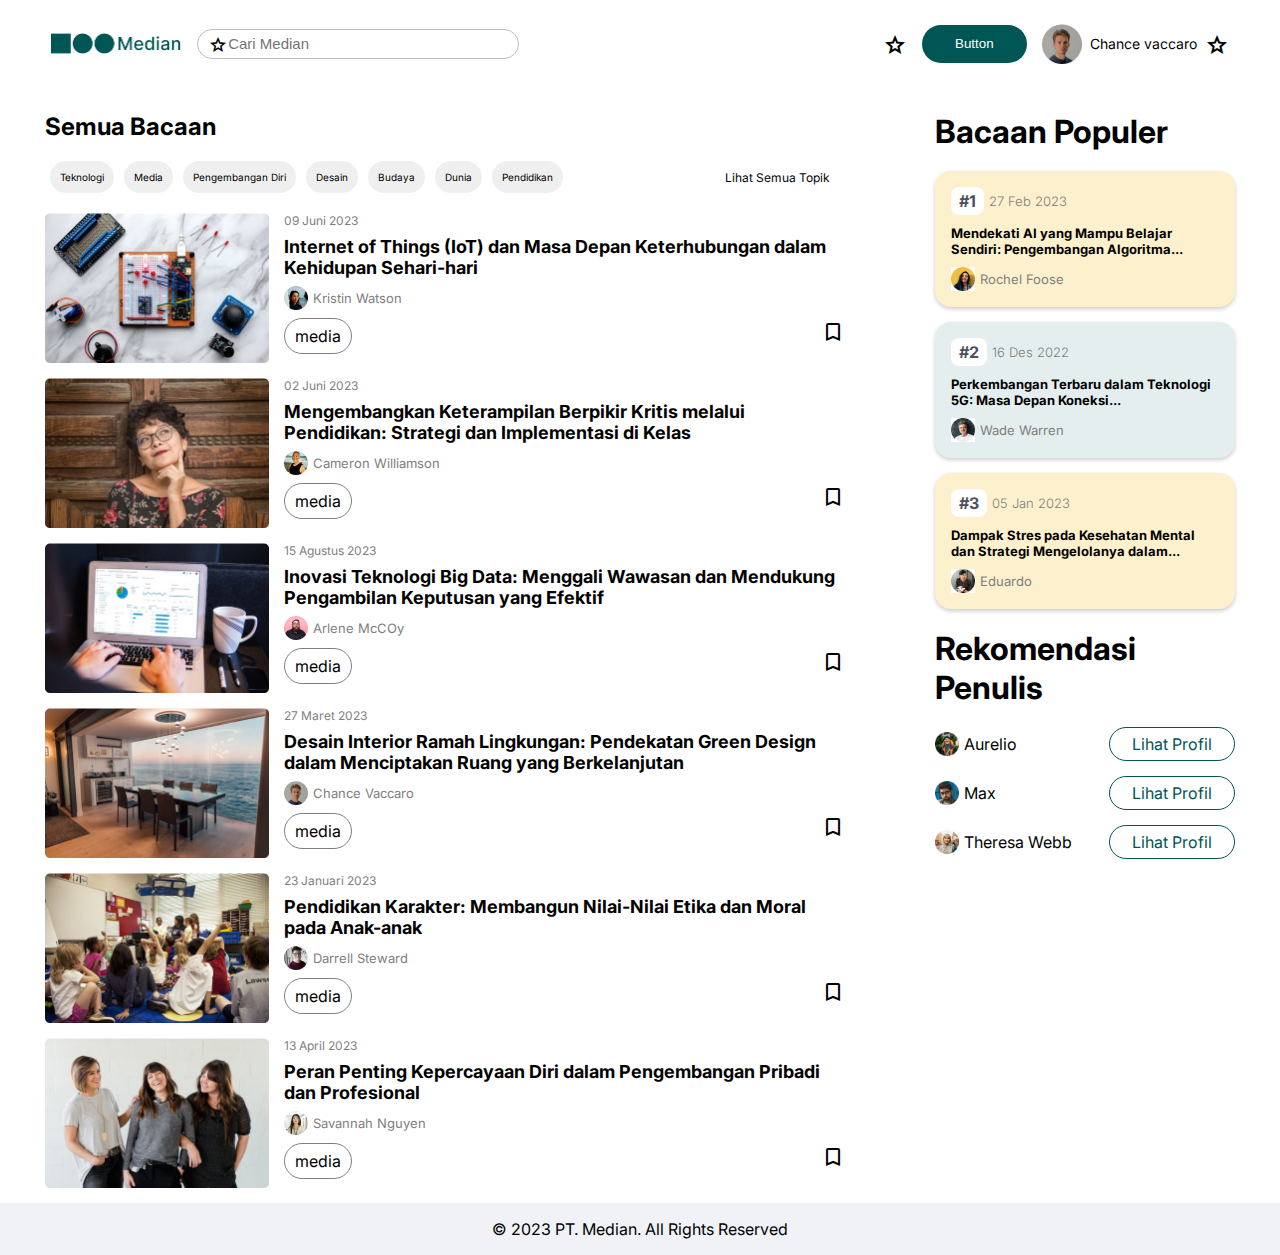
<file: index.html>
<!DOCTYPE html>
<html lang="en">
  <head>
    <meta charset="UTF-8" />
    <meta name="viewport" content="width=device-width, initial-scale=1.0" />
    <!-- css -->
    <link rel="stylesheet" href="style.css" />
    <!-- fonts -->
    <link rel="preconnect" href="https://fonts.googleapis.com" />
    <link rel="preconnect" href="https://fonts.gstatic.com" crossorigin />
    <link href="https://fonts.googleapis.com/css2?family=Inter:wght@300;500;700;900&display=swap" rel="stylesheet" />
    <!-- icons -->
    <link rel="stylesheet" href="https://fonts.googleapis.com/css2?family=Material+Symbols+Outlined:opsz,wght,FILL,GRAD@24,400,0,0" />
    <title>Social Media Artikel Publishing - Project</title>
  </head>
  <body>
    <header>
      <div class="logo">
        <img src="img/logo.jpg" alt="logo-median" />
        <form action="">
          <span class="material-symbols-outlined"> star </span>
          <input type="text" name=cari" id="cari" placeholder="Cari Median">
        </form>
      </div>
      <nav>
        <span class="material-symbols-outlined"> star </span>
        <button type="button">Button</button>
        <div class="profile">
          <img src="img/Vaccaro.jpg" alt="profile-img" />
          <p>Chance vaccaro</p>
          <span class="material-symbols-outlined"> star </span>
        </div>
      </nav>
    </header>
    <main>
      <article class="content">
        <h1>Semua Bacaan</h1>
        <div class="topiks">
        <div class="topik">
          <div class="kotak">Teknologi</div>
          <div class="kotak">Media</div>
          <div class="kotak">Pengembangan Diri</div>
          <div class="kotak">Desain</div>
          <div class="kotak">Budaya</div>
          <div class="kotak">Dunia</div>
          <div class="kotak">Pendidikan</div>
        </div>
        <p>Lihat Semua Topik</p>
        </div>
        <article>
          <div class="row">
            <img src="img/img-1.jpg" alt="img-1" />
            <div class="info">
              <p class="time">09 Juni 2023</p>
              <h2>Internet of Things (IoT) dan Masa Depan Keterhubungan dalam Kehidupan Sehari-hari</h2>
              <div class="profile-content">
                <img src="img/kristin-watson.jpg" alt="" />
                <p>Kristin Watson</p>
              </div>
              <div class="info2">
              <div class="kotak2">media</div>
              <span class="material-symbols-outlined"> bookmark </span>
            </div>
            </div>
          </div>
          <div class="row">
            <img src="img/img-2.jpg" alt="img-1" />
            <div class="info">
              <p class="time">02 Juni 2023</p>
              <h2>Mengembangkan Keterampilan Berpikir Kritis melalui Pendidikan: Strategi dan Implementasi di Kelas</h2>
              <div class="profile-content">
                <img src="img/Cameron.jpg" alt="" />
                <p>Cameron Williamson</p>
              </div>
              <div class="info2">
              <div class="kotak2">media</div>
              <span class="material-symbols-outlined"> bookmark </span>
            </div>
            </div>
          </div>
          <div class="row">
            <img src="img/img-3.jpg" alt="img-1" />
            <div class="info">
              <p class="time">15 Agustus 2023</p>
              <h2>Inovasi Teknologi Big Data: Menggali Wawasan dan Mendukung Pengambilan Keputusan yang Efektif</h2>
              <div class="profile-content">
                <img src="img/Arlene.jpg" alt="" />
                <p>Arlene McCOy</p>
              </div>
              <div class="info2">
              <div class="kotak2">media</div>
              <span class="material-symbols-outlined"> bookmark </span>
            </div>
            </div>
          </div>
          <div class="row">
            <img src="img/img-4.jpg" alt="img-1" />
            <div class="info">
              <p class="time">27 Maret 2023</p>
              <h2>Desain Interior Ramah Lingkungan: Pendekatan Green Design dalam Menciptakan Ruang yang Berkelanjutan</h2>
              <div class="profile-content">
                <img src="img/Vaccaro.jpg" alt="" />
                <p>Chance Vaccaro</p>
              </div>
              <div class="info2">
              <div class="kotak2">media</div>
              <span class="material-symbols-outlined"> bookmark </span>
            </div>
            </div>
          </div>
          <div class="row">
            <img src="img/img-5.jpg" alt="img-1" />
            <div class="info">
              <p class="time">23 Januari 2023</p>
              <h2>Pendidikan Karakter: Membangun Nilai-Nilai Etika dan Moral pada Anak-anak</h2>
              <div class="profile-content">
                <img src="img/Darrel.jpg" alt="" />
                <p>Darrell Steward</p>
              </div>
              <div class="info2">
              <div class="kotak2">media</div>
              <span class="material-symbols-outlined"> bookmark </span>
            </div>
            </div>
          </div>
          <div class="row">
            <img src="img/img-6.jpg" alt="img-1" />
            <div class="info">
              <p class="time">13 April 2023</p>
              <h2>Peran Penting Kepercayaan Diri dalam Pengembangan Pribadi dan Profesional</h3>
              <div class="profile-content">
                <img src="img/Nguyen.jpg" alt="" />
                <p>Savannah Nguyen</p>
              </div>
              <div class="info2">
              <div class="kotak2">media</div>
              <span class="material-symbols-outlined"> bookmark </span>
            </div>
            </div>
          </div>
        </article>
      </article>
      <aside>
          <div class="content-aside">
        <h1>Bacaan Populer</h1>
            <div class="card1">
                <div class="time-aside">
                    <div class="kotak3">#1</div>
                    <p>27 Feb 2023</p>
                </div>
                <h5>Mendekati AI yang Mampu Belajar Sendiri: Pengembangan Algoritma...</h5>
                <div class="profile-aside">
                    <img src="img/Foose.jpg" alt="" />
                    <p>Rochel Foose</p>
                  </div>
            </div>
            <div class="card2">
                <div class="time-aside">
                    <div class="kotak3">#2</div>
                    <p>16 Des 2022</p>
                </div>
                <h5>Perkembangan Terbaru dalam Teknologi 5G: Masa Depan Koneksi...</h5>
                <div class="profile-aside">
                    <img src="img/warren.jpg" alt="" />
                    <p>Wade Warren</p>
                  </div>
            </div>
            <div class="card1">
                <div class="time-aside">
                    <div class="kotak3">#3</div>
                    <p>05 Jan 2023</p>
                </div>
                <h5>Dampak Stres pada Kesehatan Mental dan Strategi Mengelolanya dalam...</h5>
                <div class="profile-aside">
                    <img src="img/eduar.jpg" alt="" />
                    <p>Eduardo</p>
                  </div>
            </div>
        </div>
        <div class="content-aside-ext">
            <h1>Rekomendasi Penulis</h1>
            <div class="card-penulis">
                <div class="penulis">
                <div class="profile-aside">
                    <img src="img/aurel.jpg" alt="" />
                    <p>Aurelio</p>
                </div>
                    <div class="profile">Lihat Profil</div>
                </div>
                <div class="penulis">
                <div class="profile-aside">
                    <img src="img/Max.jpg" alt="" />
                    <p>Max</p>
                </div>
                    <div class="profile">Lihat Profil</div>
                </div>
                <div class="penulis">
                <div class="profile-aside">
                    <img src="img/Webb.jpg" alt="" />
                    <p>Theresa Webb</p>
                </div>
                    <div class="profile">Lihat Profil</div>
                </div>
                </div>
            </div>
      </aside>
    </main>
    <footer>
        <p> &copy 2023 PT. Median. All Rights Reserved</p>
    </footer>
  </body>
</html>
</file>
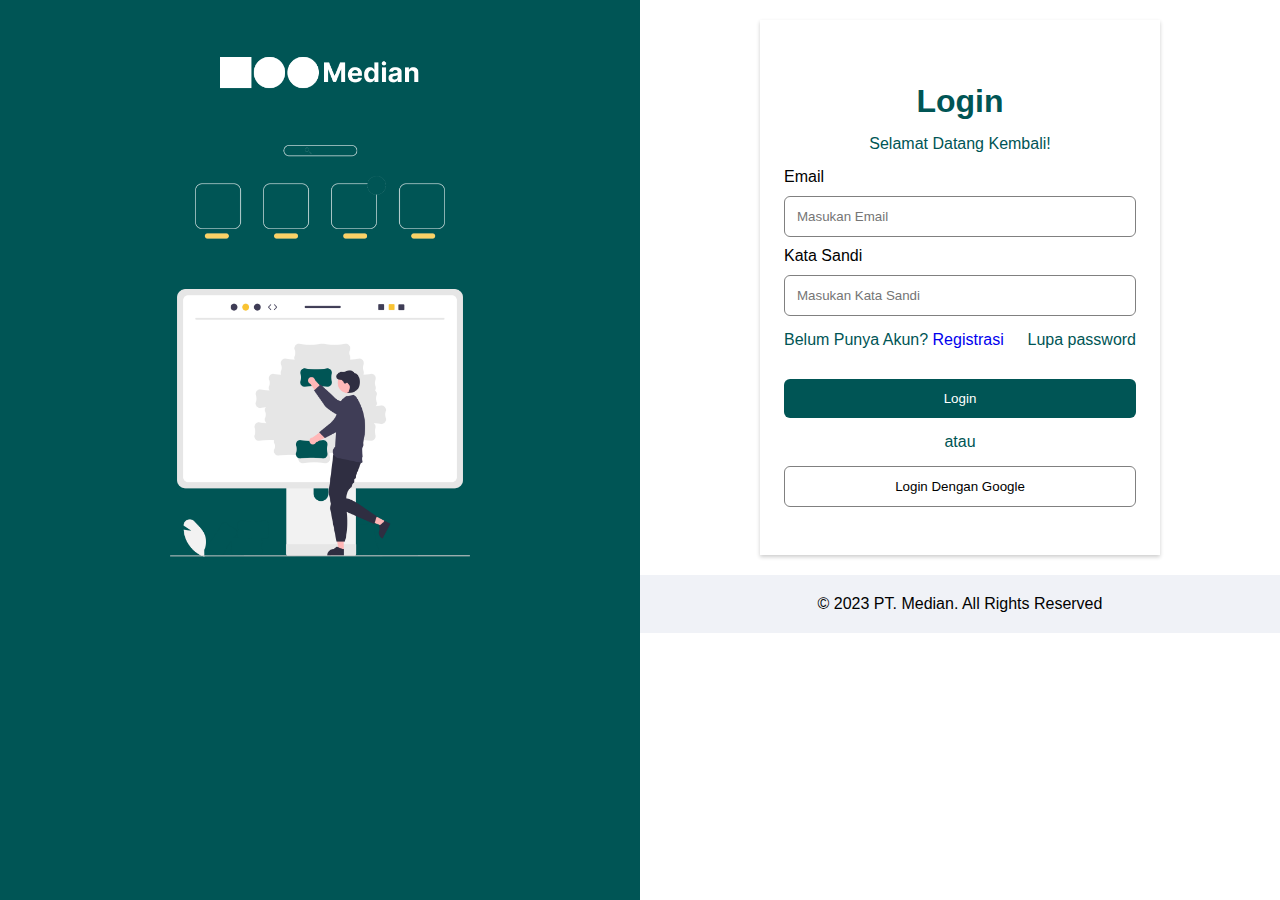
<file: login.html>
<!DOCTYPE html>
<html lang="en">
  <head>
    <meta charset="UTF-8" />
    <meta name="viewport" content="width=device-width, initial-scale=1.0" />
    <title>Login-Median</title>
    <link rel="stylesheet" href="https://fonts.googleapis.com/css2?family=Material+Symbols+Outlined:opsz,wght,FILL,GRAD@24,400,0,0" />
    <link rel="stylesheet" href="style2.css" />
  </head>
  <body>
    <di class="container-ilustrasi">
      <img class="logo" src="img/logo1.png" alt="logo-median" />
      <img class="pin" src="img/pin.png" alt="masukan-pin" />
      <img class="man" src="img/man.png" alt="" />
    </di>
    <div class="container-login">
      <form action="index.html" name="login">
        <h1>Login</h1>
        <p>Selamat Datang Kembali!</p>
        <label for="email">Email</label>
        <input type="email" name="email" id="email" placeholder="Masukan Email" />
        <label for="password">Kata Sandi</label>
        <input type="password" name="password" id="password" placeholder="Masukan Kata Sandi" />
        <div class="ext">
          <p>Belum Punya Akun? <a href="#">Registrasi</a></p>
          <p>Lupa password</p>
        </div>
        <button class="btn-login" type="submit">Login</button>
        <p>atau</p>
        <button class="btn-lwg" type="submit">Login Dengan Google</button>
      </form>
      <footer>
        <p>&copy 2023 PT. Median. All Rights Reserved</p>
      </footer>
    </div>
  </body>
</html>
</file>
<file: style.css>
* {
  padding: 0;
  margin: 0;
  border: none;
  outline: none;
  box-sizing: border-box;
  text-decoration: none;
}

body {
  font-family: "inter", sans-serif;
  background-color: #fff;
  color: #010101;
}

/* Landing Page */
header {
  /* border: 1px solid black; */
  display: flex;
  justify-content: space-between;
  align-items: center;
  padding: 23px 4%;
}

header .logo {
  /* border: 1px solid black; */
  display: flex;
  align-items: center;
}

header .logo img {
  width: 131px;
  height: 41px;
  margin-right: 15px;
}

header .logo form {
  display: flex;
  align-items: center;
  border: 1px solid #bdbdbd;
  padding: 4px 10px;
  border-radius: 24px;
}

.logo form span {
  font-size: 20px;
}

header .logo form input {
  width: 280px;
  outline: none;
  border: none;
  font-size: 15px;
}

nav {
  display: flex;
  align-items: center;
}
nav button {
  color: #fff;
  width: 105px;
  height: 38px;
  border-radius: 24px;
  background-color: #005555;
  margin: 0 15px;
}

nav .profile {
  display: flex;
  align-items: center;
}

nav .profile img {
  width: 40px;
  height: 40px;
}

nav .profile p {
  font-weight: 400;
  font-size: 14px;
  margin: 0 8px;
}

main {
  overflow: hidden;
  /* flex-wrap: wrap; */
  margin-top: 25px;
}

.content {
  float: left;
  width: 800px;
  /* border: 1px solid black; */
  margin-left: 45px;
}

.content h1 {
  font-weight: 700;
  font-size: 24px;
}

.content .topiks {
  display: flex;
  align-items: center;
  justify-content: space-between;
  margin: 20px 0;
  /* border: 1px solid black; */
}
.content .topiks .topik {
  display: flex;
  /* justify-content: space-evenly; */
}

.content .topiks .kotak {
  background-color: rgba(58, 53, 65, 8%);
  border-radius: 24px;
  font-size: 10px;
  padding: 10px;
  margin: 0 5px;
}

.content .topiks p {
  font-size: 12px;
  margin-right: 15px;
}

.row {
  display: flex;
  margin: 15px 0;
}

.row img {
  width: 225px;
  height: 150px;
}

.row .info {
  /* border: 1px solid black; */
  margin-left: 15px;
}

.row .info .time {
  color: gray;
  font-size: 12px;
  margin-bottom: 8px;
}

.row .info h2 {
  font-size: 18px;
  font-weight: 700;
  margin-bottom: 5px;
}

.profile-content {
  /* border: 1px solid black; */
  display: flex;
  align-items: center;
  margin-top: 8px;
}

.profile-content img {
  width: 24px;
  height: 24px;
  margin-right: 5px;
}

.profile-content p {
  font-size: 13px;
  color: gray;
}

.row .info2 {
  display: flex;
  justify-content: space-between;
  align-items: center;
}
.info2 .kotak2 {
  display: inline-block;
  border: 1.5px solid gray;
  border-radius: 24px;
  padding: 7px 10px;
  margin-top: 8px;
}

aside {
  margin-right: 45px;
  float: right;
  width: 300px;
  height: 500px;
}

aside .content-aside h1 {
  margin-bottom: 20px;
}

aside .content-aside .card1 {
  background-color: #fdf0cc;
  border-radius: 16px;
  padding: 16px;
  margin: 15px 0;
  box-shadow: 0 2px 4px 0 rgba(0, 0, 0, 0.2);
}
aside .content-aside .card2 {
  background-color: #e5eeee;
  border-radius: 16px;
  padding: 16px;
  margin: 15px 0;
  box-shadow: 0 2px 4px 0 rgba(0, 0, 0, 0.2);
}

.card1 .time-aside,
.card2 .time-aside {
  display: flex;
  align-items: center;
  margin-bottom: 10px;
}

.card1 .time-aside .kotak3,
.card2 .time-aside .kotak3 {
  background-color: #fff;
  margin-right: 5px;
  padding: 4px 8px;
  border-radius: 8px;
  color: #4a505c;
  font-weight: 700;
}

.card1 .time-aside p,
.card2 .time-aside p {
  color: gray;
  font-size: 13px;
  font-weight: 300;
}

.card1 h5,
.card2 h5 {
  font-size: 13px;
  margin-bottom: 10px;
}

.card1 .profile-aside,
.card2 .profile-aside {
  display: flex;
  align-items: center;
}

.card1 .profile-aside img,
.card2 .profile-aside img {
  width: 24px;
  margin-right: 5px;
}

.card1 .profile-aside p,
.card2 .profile-aside p {
  font-size: 13px;
  color: gray;
}

.content-aside-ext {
  margin-top: 20px;
}

.content-aside-ext .card-penulis {
  margin-top: 20px;
}

.card-penulis .penulis {
  display: flex;
  align-items: center;
  justify-content: space-between;
  margin: 15px 0;
}

.penulis .profile-aside {
  display: flex;
  align-items: center;
}

.penulis .profile-aside img {
  width: 24px;
  margin-right: 5px;
}

.penulis .profile {
  border-radius: 24px;
  color: #005555;
  padding: 6px 22px;
  border: 1px solid #005555;
}

footer {
  text-align: center;
  width: 100%;
  background-color: rgba(225, 230, 239, 50%);
  padding: 16px;
}

/* media queries */

/* @media (min-width: 1024px) {
  html {
    font-size: 80%;
  }
}
@media (min-width: 768px) and (max-width: 1023) {
  html {
    font-size: 60%;
  }
}
@media (min-width: 767px) {
  html {
    font-size: 40%;
  }
} */
</file>
<file: style2.css>
* {
  padding: 0;
  margin: 0;
  border: none;
  outline: none;
  box-sizing: border-box;
  text-decoration: none;
}

body {
  font-family: "inter", sans-serif;
  background-color: #fff;
  color: #010101;
}

/* Login */
.container-ilustrasi {
  position: fixed;
  float: left;
  width: 50%;
  height: 100%;
  background-color: #005555;
}

.container-ilustrasi img {
  display: block;
  margin: 50px auto;
}

.container-ilustrasi .logo {
  width: 200px;
}

.container-ilustrasi .pin {
  width: 250px;
}

.container-ilustrasi .man {
  width: 300px;
}

.container-login {
  width: 50%;
  float: right;
  height: 100vh;
}

.container-login form {
  margin: 20px auto;
  padding: 48px 24px;
  width: 400px;
  background-color: #fff;
  box-shadow: 0 2px 4px 0 rgba(0, 0, 0, 0.2);
}

form h1,
form p {
  color: #005555;
  margin: 15px 0;
  text-align: center;
}
form label {
  margin: 10px 0;
  display: block;
}

form input {
  width: 100%;
  border-radius: 6px;
  display: block;
  padding: 12px;
  border: 0.5px solid gray;
}

form .ext {
  display: flex;
  justify-content: space-between;
}

form button {
  width: 100%;
  border-radius: 6px;
  display: block;
  padding: 12px;
  margin-top: 15px;
}

.btn-login {
  color: #fff;
  background-color: #005555;
}

.btn-lwg {
  background-color: #fff;
  border: 0.5px solid gray;
}

footer {
  text-align: center;
  width: 100%;
  background-color: rgba(225, 230, 239, 50%);
  padding: 20px;
}

@media (max-width: 768px) {
  .container-ilustrasi {
    display: none;
  }

  .container-login {
    margin: auto;
    float: none;
    width: 100%;
  }
}
</file>
